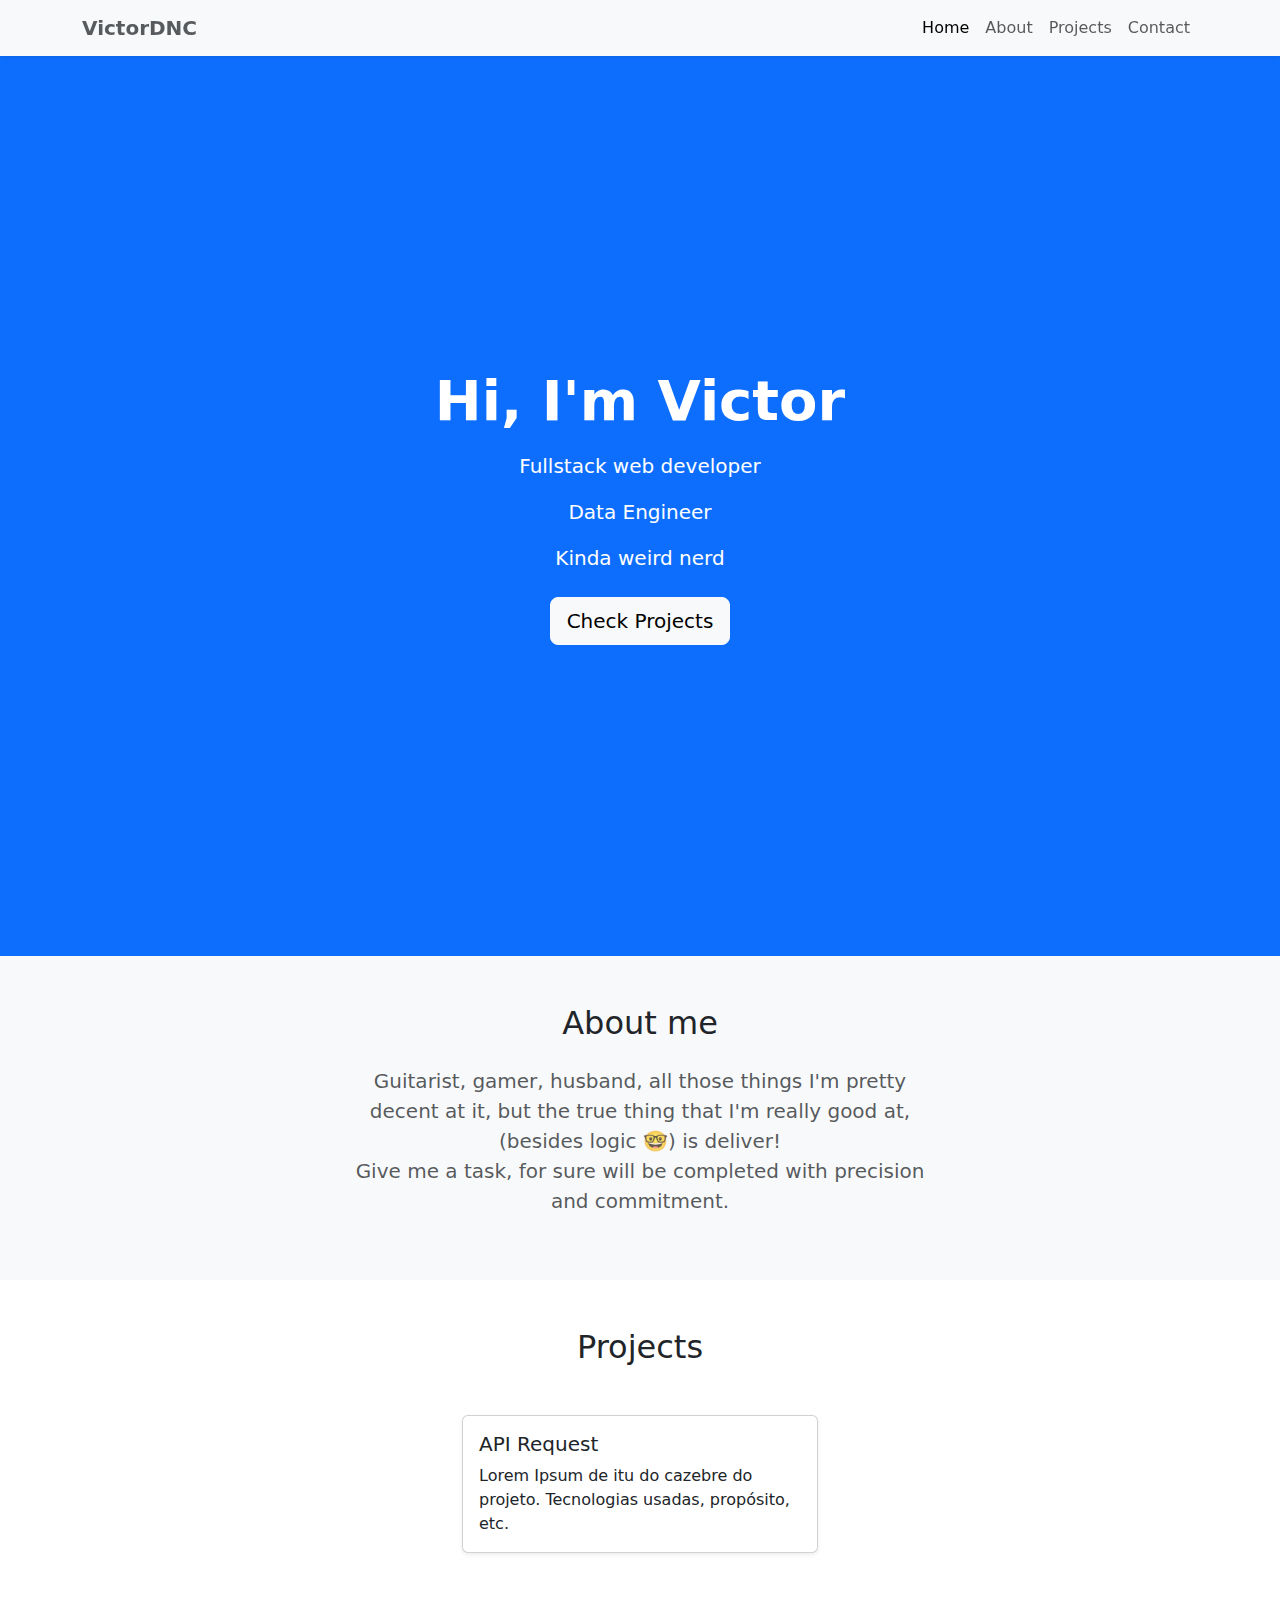
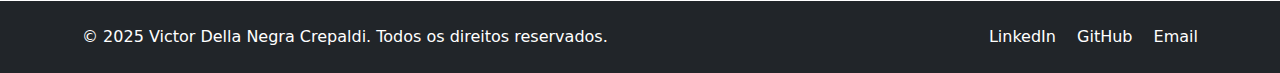
<file: page/index.html>
<!DOCTYPE html>
<html lang="pt-BR">

<head>
    <meta charset="UTF-8" />
    <meta name="viewport" content="width=device-width, initial-scale=1" />
    <title>Victor's Portfolio</title>
    <!-- Bootstrap CSS CDN -->
    <link href="https://cdn.jsdelivr.net/npm/bootstrap@5.3.0/dist/css/bootstrap.min.css" rel="stylesheet" />
    
    <link rel="stylesheet" href="/style/style.css">
</head>

<body>

    <!-- Header + Navbar -->
    <header>
        <nav class="navbar navbar-expand-lg navbar-light bg-light shadow-sm sticky-top">
            <div class="container">
                <a class="navbar-brand fw-bold text-muted" href="#">VictorDNC</a>
                <button class="navbar-toggler" type="button" data-bs-toggle="collapse" data-bs-target="#navbarNav"
                    aria-controls="navbarNav" aria-expanded="false" aria-label="Alternar navegação">
                    <span class="navbar-toggler-icon"></span>
                </button>
                <div class="collapse navbar-collapse" id="navbarNav">
                    <ul class="navbar-nav ms-auto">
                        <li class="nav-item"><a class="nav-link active" href="#home">Home</a></li>
                        <li class="nav-item"><a class="nav-link" href="#about">About</a></li>
                        <li class="nav-item"><a class="nav-link" href="#project">Projects</a></li>
                        <li class="nav-item"><a class="nav-link" href="#contact">Contact</a></li>
                    </ul>
                </div>
            </div>
        </nav>
    </header>

    <!-- Seção Home -->
    <section id="home"
        class="vh-100 d-flex align-items-center justify-content-center bg-primary text-white text-center px-3">
        <div>
            <h1 class="display-4 fw-bold mb-3">Hi, I'm Victor</h1>
            <p class="lead">Fullstack web developer</p>
            <p class="lead">Data Engineer</p>
            <p class="lead mb-4">Kinda weird nerd</p>
            <a href="#project" class="btn btn-light btn-lg">Check Projects</a>
        </div>
    </section>

    <!-- Seção Sobre -->
    <section id="about" class="py-5 bg-light text-center px-3">
        <div class="container">
            <h2 class="mb-4">About me</h2>
            <p class="lead text-muted mx-auto" style="max-width:600px;">
                Guitarist, gamer, husband, all those things I'm pretty decent at it, but
                the true thing that I'm <b>really</b> good at, (besides logic 🤓) is <b>deliver</b>!</br>
                Give me a task, for sure will be completed with precision and commitment.
            </p>
        </div>
    </section>

    <!-- Seção Projetos -->
    <section id="project" class="py-5 px-3">
        <div class="container">
            <h2 class="text-center mb-5">Projects</h2>
            <div class="row justify-content-center g-4">
                <div class="col-12 col-md-4">
                    <div class="card shadow-sm h-100">
                        <a href="/page/api-request.html" class="link-projeto">
                            <div class="card-body">
                                <h5 class="card-title">API Request</h5>
                                <p class="card-text">Lorem Ipsum de itu do cazebre do projeto. Tecnologias usadas,
                                    propósito, etc.</p>
                            </div>
                        </a>
                    </div>
                </div>
                <!-- <div class="col-12 col-md-4">
                    <div class="card shadow-sm h-100">
                        <div class="card-body">
                            <h5 class="card-title">Projeto 2</h5>
                            <p class="card-text">Descrição breve do projeto. Tecnologias usadas, propósito, etc.</p>
                        </div>
                    </div>
                </div>
                <div class="col-12 col-md-4">
                    <div class="card shadow-sm h-100">
                        <div class="card-body">
                            <h5 class="card-title">Projeto 3</h5>
                            <p class="card-text">Descrição breve do projeto. Tecnologias usadas, propósito, etc.</p>
                        </div>
                    </div>
                </div> -->
            </div>
        </div>
    </section>

    <!-- Footer -->
    <footer id="contact" class="bg-dark text-white py-4">
        <div class="container">
            <div class="row align-items-center text-center text-md-start">
                <div class="col-md-6 mb-3 mb-md-0">
                    <p class="mb-0">&copy; 2025 Victor Della Negra Crepaldi. Todos os direitos reservados.</p>
                </div>
                <div class="col-md-6 text-md-end">
                    <a href="https://www.linkedin.com/in/victor-della-negra-crepaldi/" target="_blank"
                        rel="noopener noreferrer" class="text-white text-decoration-none me-3">LinkedIn</a>
                    <a href="https://github.com/VictorDNC/" target="_blank" rel="noopener noreferrer"
                        class="text-white text-decoration-none me-3">GitHub</a>
                    <a href="mailto:victor_dnc@hotmail.com" class="text-white text-decoration-none">Email</a>
                </div>
            </div>
        </div>
    </footer>

    <!-- Bootstrap JS Bundle com Popper -->
    <script src="https://cdn.jsdelivr.net/npm/bootstrap@5.3.0/dist/js/bootstrap.bundle.min.js"></script>

</body>

</html>
</file>
<file: style/style.css>
.link-projeto {
    color: inherit;
    text-decoration: none;
}
</file>
